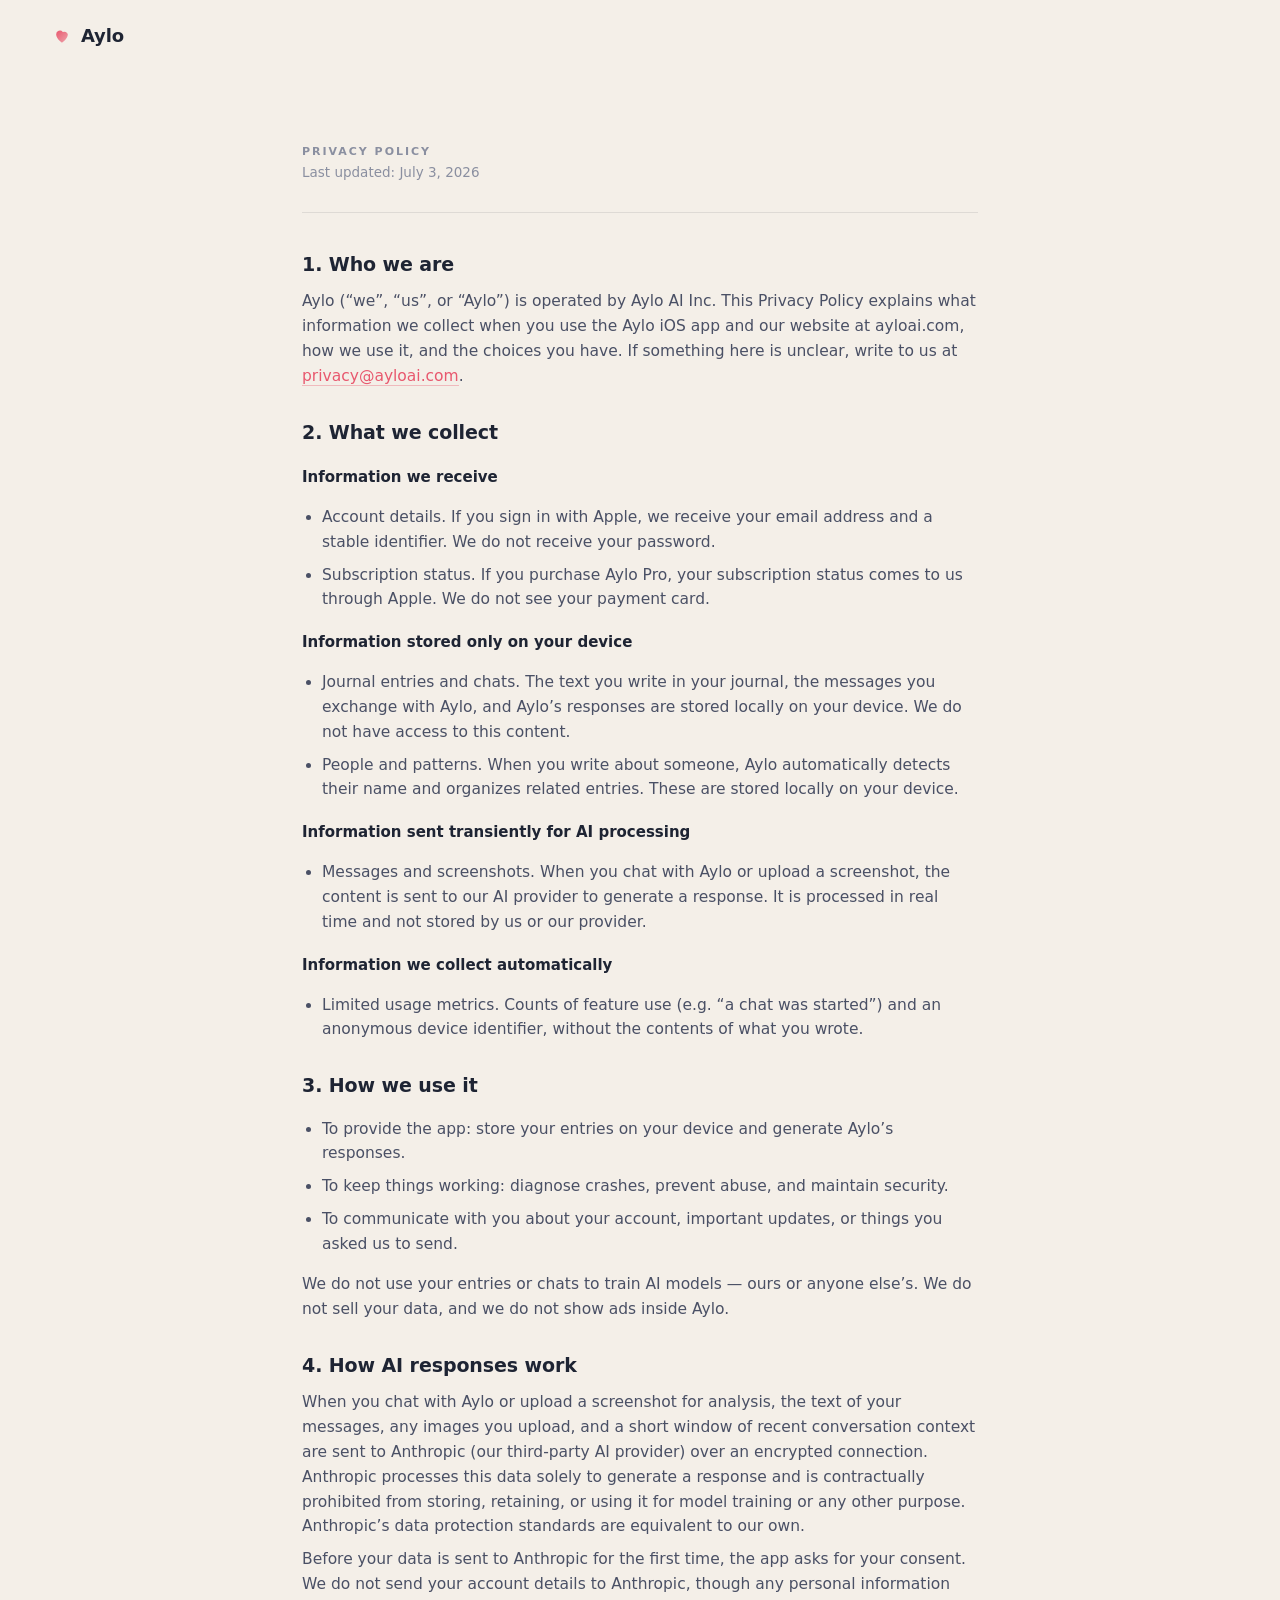
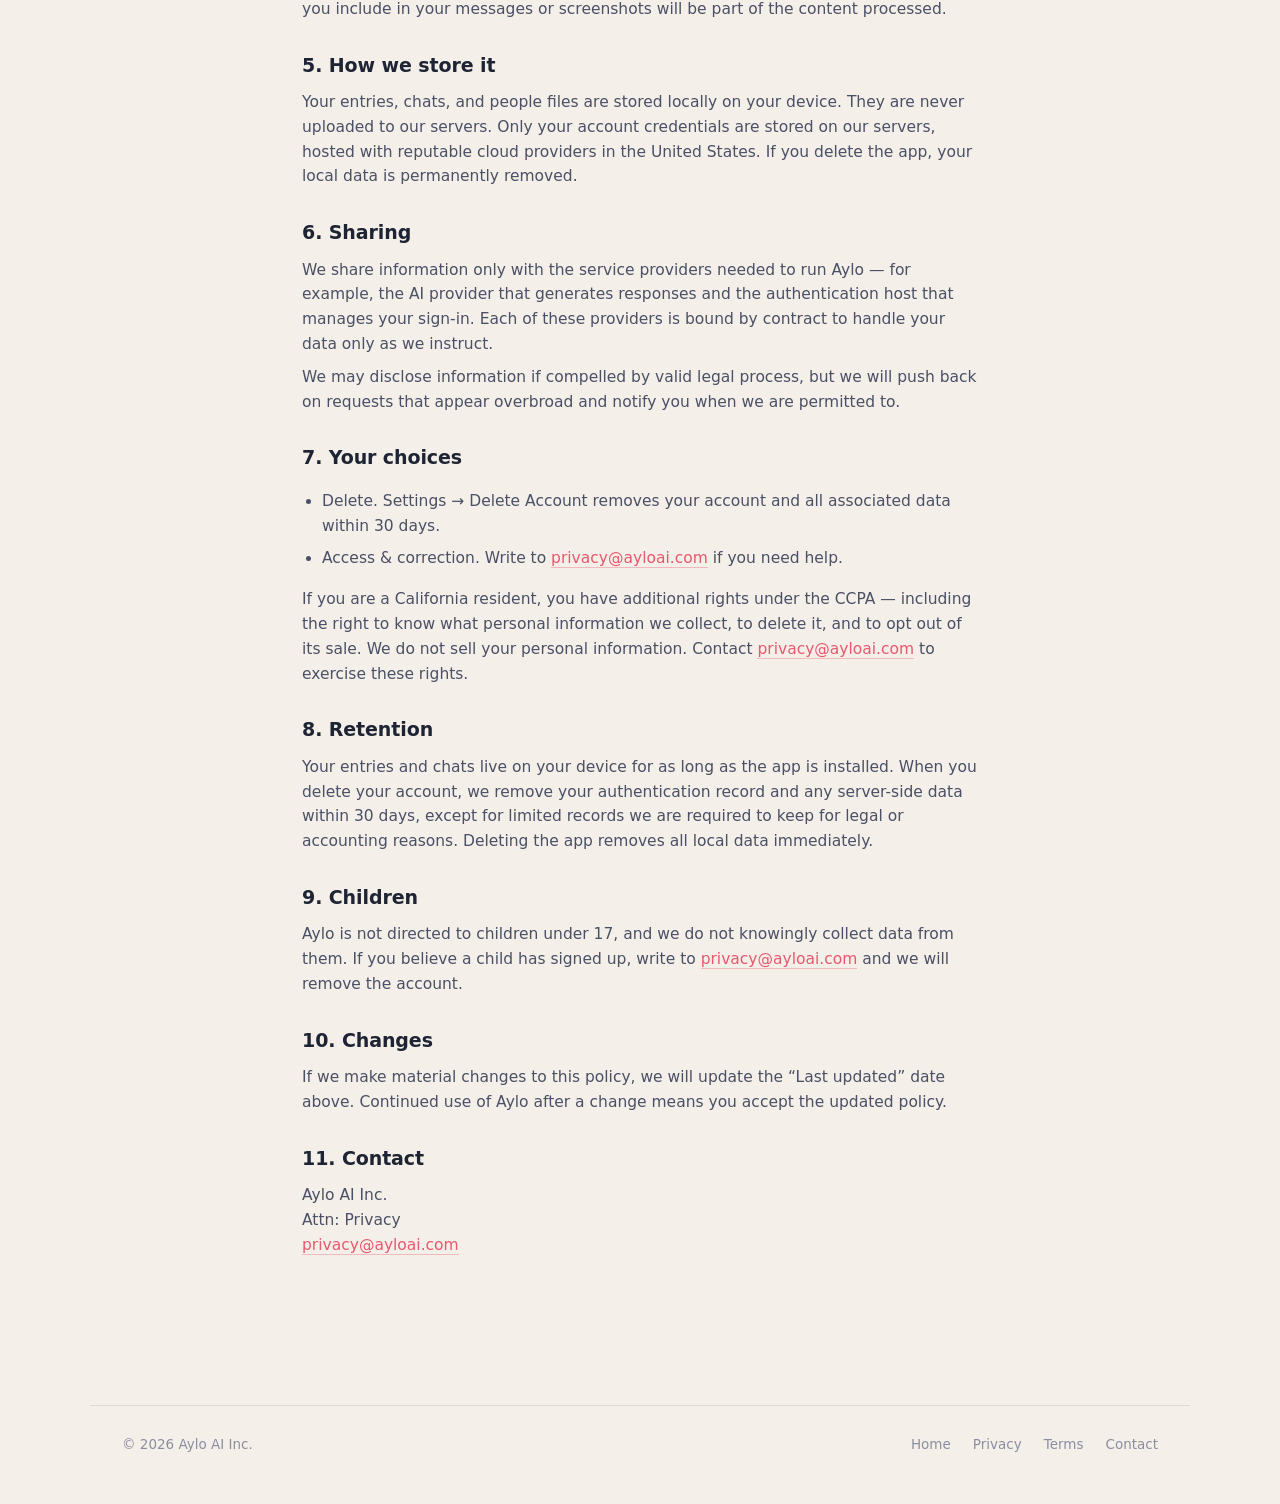
<file: privacy.html>
<!DOCTYPE html>
<html lang="en">
<head>
<meta charset="UTF-8">
<meta name="viewport" content="width=device-width, initial-scale=1.0">
<title>Privacy Policy — Aylo</title>
<link rel="stylesheet" href="legal.css">
</head>
<body>

<nav class="nav">
  <a class="brand" href="index.html">
    <span class="heart" aria-hidden="true">
      <svg width="20" height="20" viewBox="0 0 24 24" fill="none">
        <defs><linearGradient id="h" x1="0" y1="0" x2="1" y2="1"><stop offset="0%" stop-color="currentColor" stop-opacity="1"/><stop offset="100%" stop-color="currentColor" stop-opacity="0.5"/></linearGradient></defs>
        <path fill="url(#h)" d="M12 20s-7-4.5-7-10a4.5 4.5 0 0 1 8-2.8A4.5 4.5 0 0 1 19 10c0 5.5-7 10-7 10z"/>
      </svg>
    </span>
    Aylo
  </a>
  <div class="nav-links"></div>
</nav>

<main class="legal">
  <header class="legal-header">
    <span class="kicker">Privacy Policy</span>
    <p class="effective">Last updated: July 3, 2026</p>
  </header>

  <section>
    <h2>1. Who we are</h2>
    <p>Aylo (&ldquo;we&rdquo;, &ldquo;us&rdquo;, or &ldquo;Aylo&rdquo;) is operated by Aylo AI Inc. This Privacy Policy explains what information we collect when you use the Aylo iOS app and our website at ayloai.com, how we use it, and the choices you have. If something here is unclear, write to us at <a href="mailto:privacy@ayloai.com">privacy@ayloai.com</a>.</p>
  </section>

  <section>
    <h2>2. What we collect</h2>
    <h3>Information we receive</h3>
    <ul>
      <li><strong>Account details.</strong> If you sign in with Apple, we receive your email address and a stable identifier. We do not receive your password.</li>
      <li><strong>Subscription status.</strong> If you purchase Aylo Pro, your subscription status comes to us through Apple. We do not see your payment card.</li>
    </ul>
    <h3>Information stored only on your device</h3>
    <ul>
      <li><strong>Journal entries and chats.</strong> The text you write in your journal, the messages you exchange with Aylo, and Aylo&rsquo;s responses are stored locally on your device. We do not have access to this content.</li>
      <li><strong>People and patterns.</strong> When you write about someone, Aylo automatically detects their name and organizes related entries. These are stored locally on your device.</li>
    </ul>
    <h3>Information sent transiently for AI processing</h3>
    <ul>
      <li><strong>Messages and screenshots.</strong> When you chat with Aylo or upload a screenshot, the content is sent to our AI provider to generate a response. It is processed in real time and not stored by us or our provider.</li>
    </ul>
    <h3>Information we collect automatically</h3>
    <ul>
      <li><strong>Limited usage metrics.</strong> Counts of feature use (e.g. &ldquo;a chat was started&rdquo;) and an anonymous device identifier, without the contents of what you wrote.</li>
    </ul>
  </section>

  <section>
    <h2>3. How we use it</h2>
    <ul>
      <li>To provide the app: store your entries on your device and generate Aylo&rsquo;s responses.</li>
      <li>To keep things working: diagnose crashes, prevent abuse, and maintain security.</li>
      <li>To communicate with you about your account, important updates, or things you asked us to send.</li>
    </ul>
    <p>We do not use your entries or chats to train AI models — ours or anyone else&rsquo;s. We do not sell your data, and we do not show ads inside Aylo.</p>
  </section>

  <section>
    <h2>4. How AI responses work</h2>
    <p>When you chat with Aylo or upload a screenshot for analysis, the text of your messages, any images you upload, and a short window of recent conversation context are sent to Anthropic (our third-party AI provider) over an encrypted connection. Anthropic processes this data solely to generate a response and is contractually prohibited from storing, retaining, or using it for model training or any other purpose. Anthropic&rsquo;s data protection standards are equivalent to our own.</p>
    <p>Before your data is sent to Anthropic for the first time, the app asks for your consent. We do not send your account details to Anthropic, though any personal information you include in your messages or screenshots will be part of the content processed.</p>
  </section>

  <section>
    <h2>5. How we store it</h2>
    <p>Your entries, chats, and people files are stored locally on your device. They are never uploaded to our servers. Only your account credentials are stored on our servers, hosted with reputable cloud providers in the United States. If you delete the app, your local data is permanently removed.</p>
  </section>

  <section>
    <h2>6. Sharing</h2>
    <p>We share information only with the service providers needed to run Aylo — for example, the AI provider that generates responses and the authentication host that manages your sign-in. Each of these providers is bound by contract to handle your data only as we instruct.</p>
    <p>We may disclose information if compelled by valid legal process, but we will push back on requests that appear overbroad and notify you when we are permitted to.</p>
  </section>

  <section>
    <h2>7. Your choices</h2>
    <ul>
      <li><strong>Delete.</strong> Settings &rarr; Delete Account removes your account and all associated data within 30 days.</li>
      <li><strong>Access &amp; correction.</strong> Write to <a href="mailto:privacy@ayloai.com">privacy@ayloai.com</a> if you need help.</li>
    </ul>
    <p>If you are a California resident, you have additional rights under the CCPA — including the right to know what personal information we collect, to delete it, and to opt out of its sale. We do not sell your personal information. Contact <a href="mailto:privacy@ayloai.com">privacy@ayloai.com</a> to exercise these rights.</p>
  </section>

  <section>
    <h2>8. Retention</h2>
    <p>Your entries and chats live on your device for as long as the app is installed. When you delete your account, we remove your authentication record and any server-side data within 30 days, except for limited records we are required to keep for legal or accounting reasons. Deleting the app removes all local data immediately.</p>
  </section>

  <section>
    <h2>9. Children</h2>
    <p>Aylo is not directed to children under 17, and we do not knowingly collect data from them. If you believe a child has signed up, write to <a href="mailto:privacy@ayloai.com">privacy@ayloai.com</a> and we will remove the account.</p>
  </section>

  <section>
    <h2>10. Changes</h2>
    <p>If we make material changes to this policy, we will update the &ldquo;Last updated&rdquo; date above. Continued use of Aylo after a change means you accept the updated policy.</p>
  </section>

  <section>
    <h2>11. Contact</h2>
    <p>Aylo AI Inc.<br>
    Attn: Privacy<br>
    
    
    <a href="mailto:privacy@ayloai.com">privacy@ayloai.com</a></p>
  </section>
</main>

<footer>
  <span class="brand-line">© 2026 Aylo AI Inc.</span>
  <div class="links">
    <a href="index.html">Home</a>
    <a href="privacy.html">Privacy</a>
    <a href="terms.html">Terms</a>
    <a href="mailto:hello@ayloai.com">Contact</a>
  </div>
</footer>

</body>
</html>
</file>
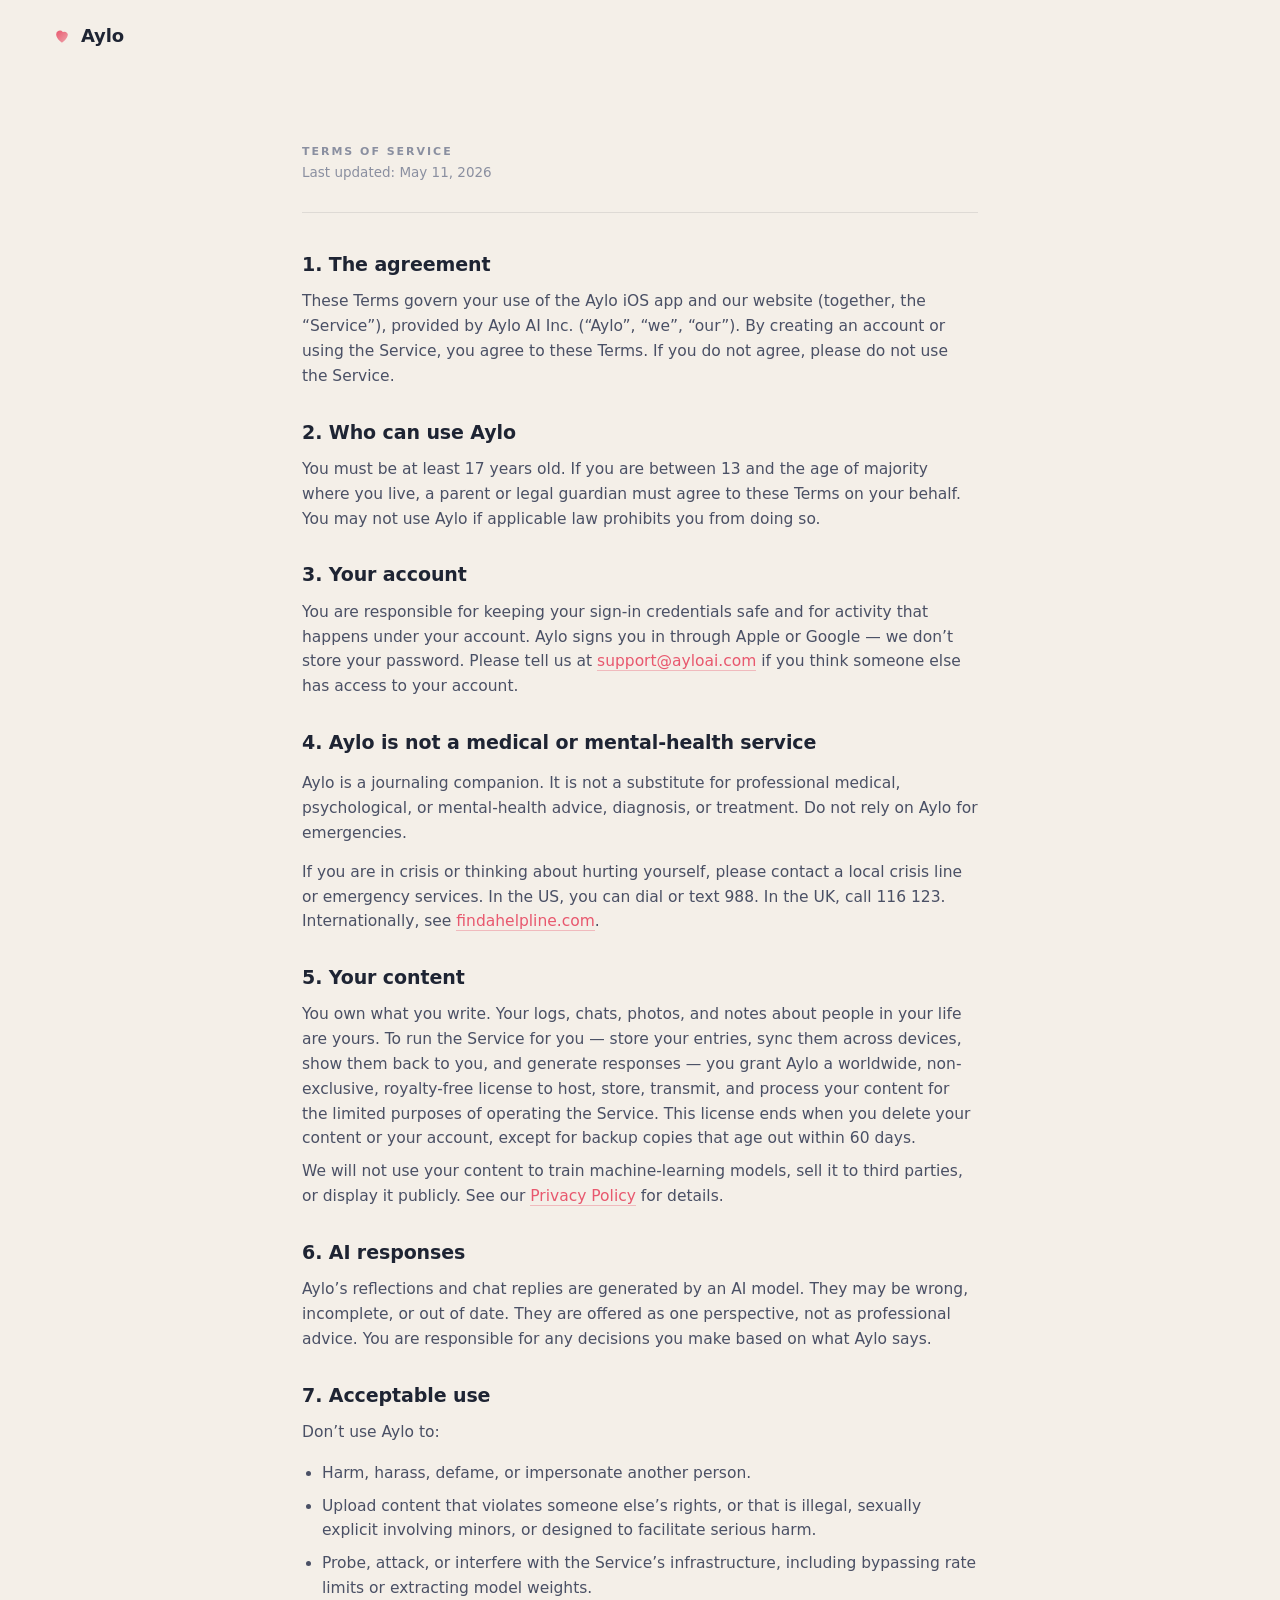
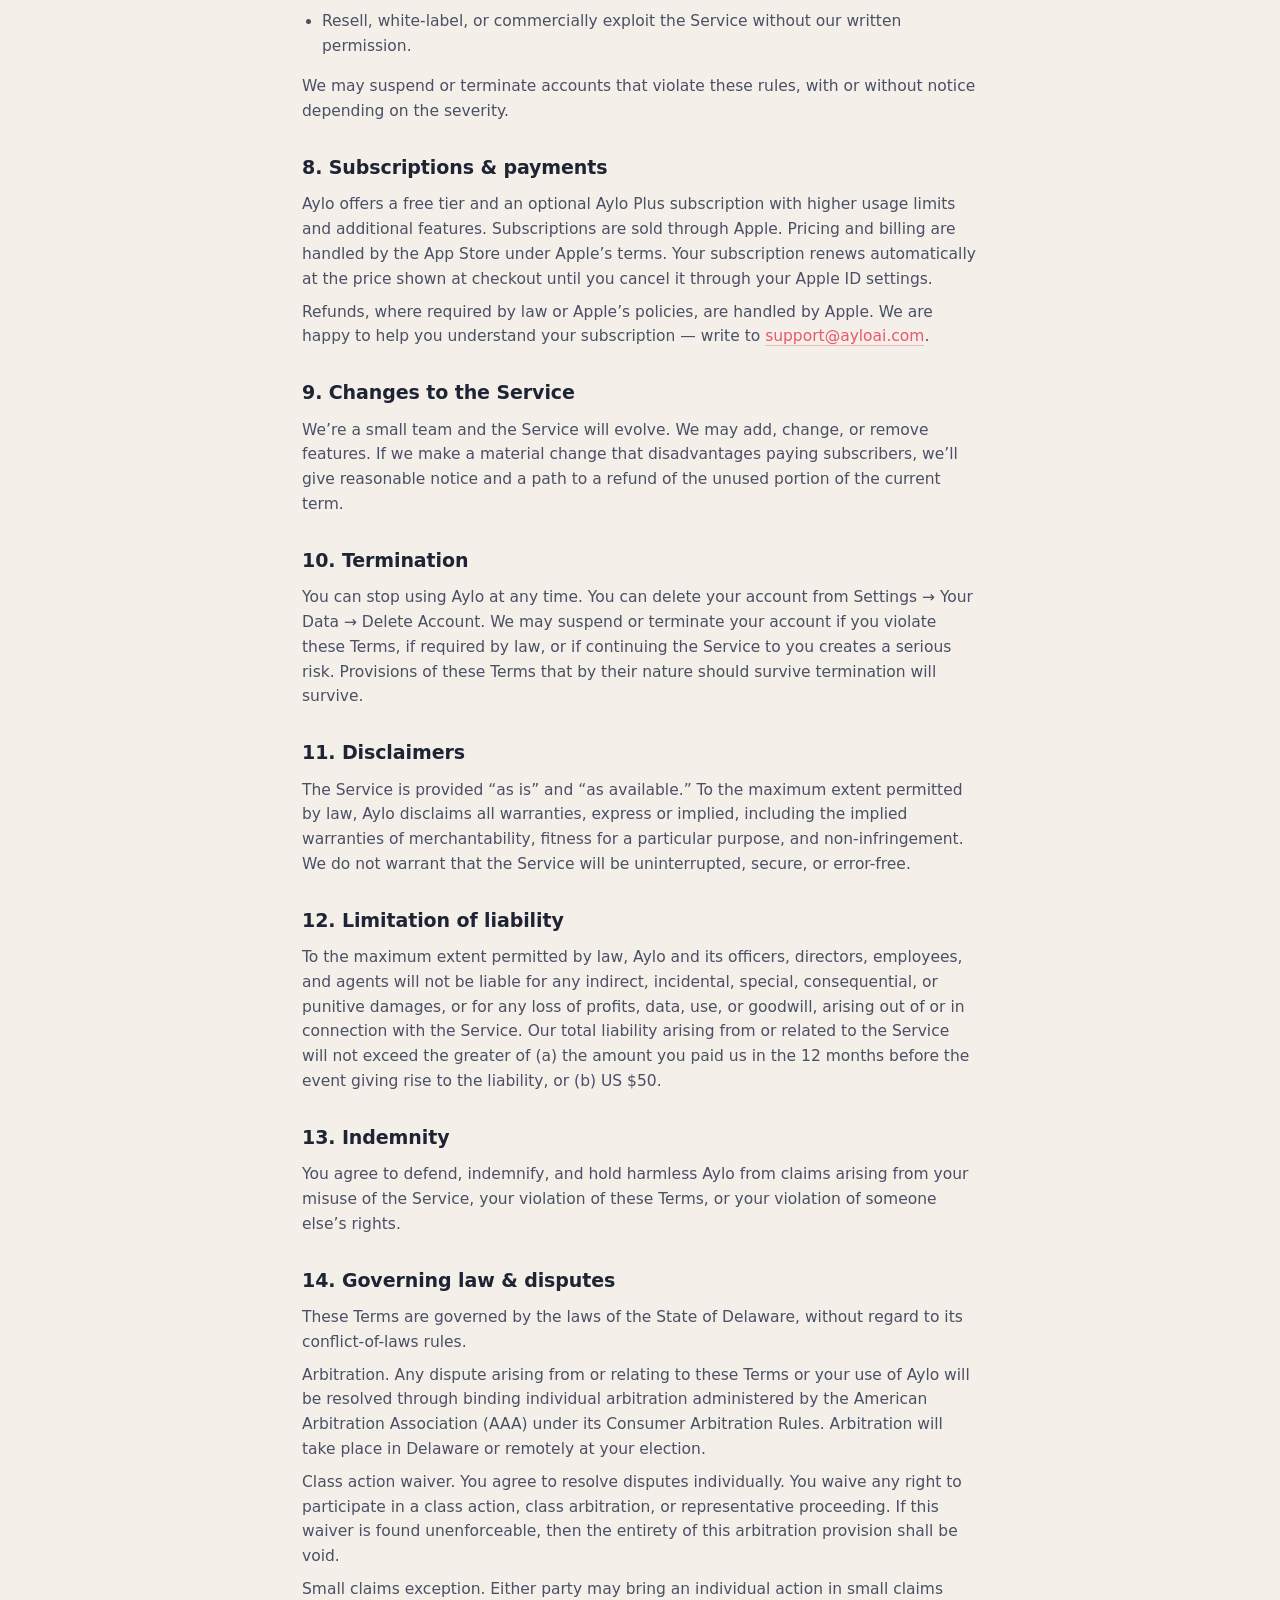
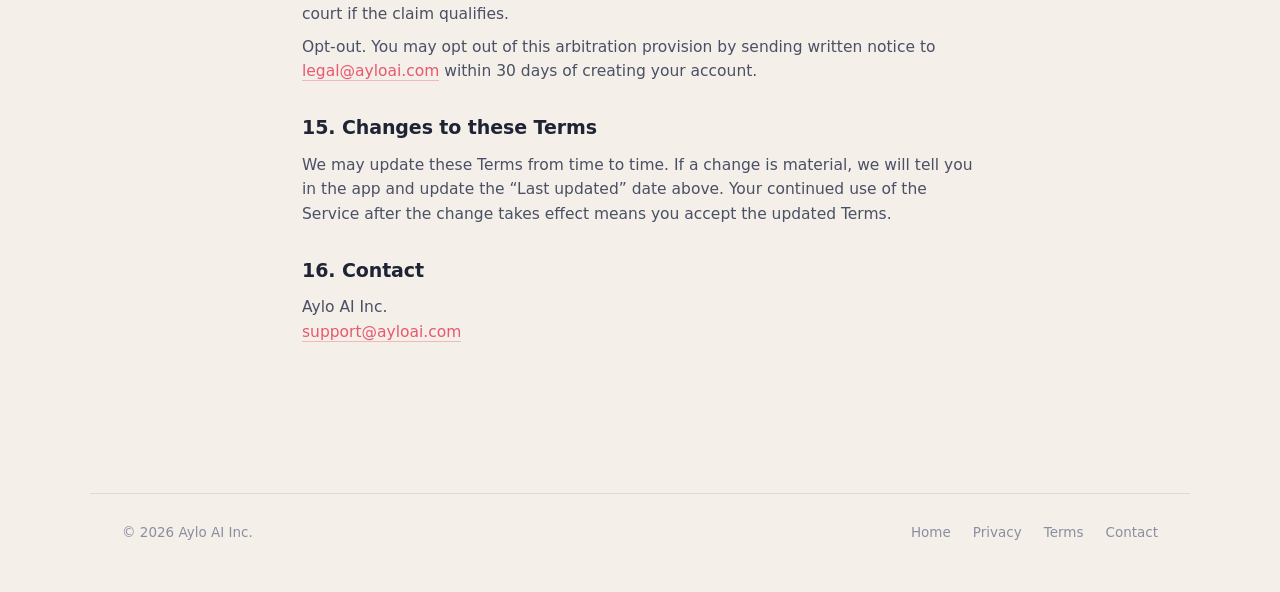
<file: terms.html>
<!DOCTYPE html>
<html lang="en">
<head>
<meta charset="UTF-8">
<meta name="viewport" content="width=device-width, initial-scale=1.0">
<title>Terms of Service — Aylo</title>
<link rel="stylesheet" href="legal.css">
</head>
<body>

<nav class="nav">
  <a class="brand" href="index.html">
    <span class="heart" aria-hidden="true">
      <svg width="20" height="20" viewBox="0 0 24 24" fill="none">
        <defs><linearGradient id="h" x1="0" y1="0" x2="1" y2="1"><stop offset="0%" stop-color="currentColor" stop-opacity="1"/><stop offset="100%" stop-color="currentColor" stop-opacity="0.5"/></linearGradient></defs>
        <path fill="url(#h)" d="M12 20s-7-4.5-7-10a4.5 4.5 0 0 1 8-2.8A4.5 4.5 0 0 1 19 10c0 5.5-7 10-7 10z"/>
      </svg>
    </span>
    Aylo
  </a>
  <div class="nav-links"></div>
</nav>

<main class="legal">
  <header class="legal-header">
    <span class="kicker">Terms of Service</span>
    <p class="effective">Last updated: May 11, 2026</p>
  </header>

  <section>
    <h2>1. The agreement</h2>
    <p>These Terms govern your use of the Aylo iOS app and our website (together, the &ldquo;Service&rdquo;), provided by Aylo AI Inc. (&ldquo;Aylo&rdquo;, &ldquo;we&rdquo;, &ldquo;our&rdquo;). By creating an account or using the Service, you agree to these Terms. If you do not agree, please do not use the Service.</p>
  </section>

  <section>
    <h2>2. Who can use Aylo</h2>
    <p>You must be at least 17 years old. If you are between 13 and the age of majority where you live, a parent or legal guardian must agree to these Terms on your behalf. You may not use Aylo if applicable law prohibits you from doing so.</p>
  </section>

  <section>
    <h2>3. Your account</h2>
    <p>You are responsible for keeping your sign-in credentials safe and for activity that happens under your account. Aylo signs you in through Apple or Google — we don&rsquo;t store your password. Please tell us at <a href="mailto:support@ayloai.com">support@ayloai.com</a> if you think someone else has access to your account.</p>
  </section>

  <section>
    <h2>4. Aylo is not a medical or mental-health service</h2>
    <p class="callout">Aylo is a journaling companion. It is not a substitute for professional medical, psychological, or mental-health advice, diagnosis, or treatment. Do not rely on Aylo for emergencies.</p>
    <p>If you are in crisis or thinking about hurting yourself, please contact a local crisis line or emergency services. In the US, you can dial or text <strong>988</strong>. In the UK, call <strong>116 123</strong>. Internationally, see <a href="https://findahelpline.com">findahelpline.com</a>.</p>
  </section>

  <section>
    <h2>5. Your content</h2>
    <p><strong>You own what you write.</strong> Your logs, chats, photos, and notes about people in your life are yours. To run the Service for you — store your entries, sync them across devices, show them back to you, and generate responses — you grant Aylo a worldwide, non-exclusive, royalty-free license to host, store, transmit, and process your content for the limited purposes of operating the Service. This license ends when you delete your content or your account, except for backup copies that age out within 60 days.</p>
    <p>We will not use your content to train machine-learning models, sell it to third parties, or display it publicly. See our <a href="privacy.html">Privacy Policy</a> for details.</p>
  </section>

  <section>
    <h2>6. AI responses</h2>
    <p>Aylo&rsquo;s reflections and chat replies are generated by an AI model. They may be wrong, incomplete, or out of date. They are offered as one perspective, not as professional advice. You are responsible for any decisions you make based on what Aylo says.</p>
  </section>

  <section>
    <h2>7. Acceptable use</h2>
    <p>Don&rsquo;t use Aylo to:</p>
    <ul>
      <li>Harm, harass, defame, or impersonate another person.</li>
      <li>Upload content that violates someone else&rsquo;s rights, or that is illegal, sexually explicit involving minors, or designed to facilitate serious harm.</li>
      <li>Probe, attack, or interfere with the Service&rsquo;s infrastructure, including bypassing rate limits or extracting model weights.</li>
      <li>Resell, white-label, or commercially exploit the Service without our written permission.</li>
    </ul>
    <p>We may suspend or terminate accounts that violate these rules, with or without notice depending on the severity.</p>
  </section>

  <section>
    <h2>8. Subscriptions &amp; payments</h2>
    <p>Aylo offers a free tier and an optional <strong>Aylo Plus</strong> subscription with higher usage limits and additional features. Subscriptions are sold through Apple. Pricing and billing are handled by the App Store under Apple&rsquo;s terms. Your subscription renews automatically at the price shown at checkout until you cancel it through your Apple ID settings.</p>
    <p>Refunds, where required by law or Apple&rsquo;s policies, are handled by Apple. We are happy to help you understand your subscription — write to <a href="mailto:support@ayloai.com">support@ayloai.com</a>.</p>
  </section>

  <section>
    <h2>9. Changes to the Service</h2>
    <p>We&rsquo;re a small team and the Service will evolve. We may add, change, or remove features. If we make a material change that disadvantages paying subscribers, we&rsquo;ll give reasonable notice and a path to a refund of the unused portion of the current term.</p>
  </section>

  <section>
    <h2>10. Termination</h2>
    <p>You can stop using Aylo at any time. You can delete your account from Settings &rarr; Your Data &rarr; Delete Account. We may suspend or terminate your account if you violate these Terms, if required by law, or if continuing the Service to you creates a serious risk. Provisions of these Terms that by their nature should survive termination will survive.</p>
  </section>

  <section>
    <h2>11. Disclaimers</h2>
    <p>The Service is provided &ldquo;as is&rdquo; and &ldquo;as available.&rdquo; To the maximum extent permitted by law, Aylo disclaims all warranties, express or implied, including the implied warranties of merchantability, fitness for a particular purpose, and non-infringement. We do not warrant that the Service will be uninterrupted, secure, or error-free.</p>
  </section>

  <section>
    <h2>12. Limitation of liability</h2>
    <p>To the maximum extent permitted by law, Aylo and its officers, directors, employees, and agents will not be liable for any indirect, incidental, special, consequential, or punitive damages, or for any loss of profits, data, use, or goodwill, arising out of or in connection with the Service. Our total liability arising from or related to the Service will not exceed the greater of (a) the amount you paid us in the 12 months before the event giving rise to the liability, or (b) US $50.</p>
  </section>

  <section>
    <h2>13. Indemnity</h2>
    <p>You agree to defend, indemnify, and hold harmless Aylo from claims arising from your misuse of the Service, your violation of these Terms, or your violation of someone else&rsquo;s rights.</p>
  </section>

  <section>
    <h2>14. Governing law &amp; disputes</h2>
    <p>These Terms are governed by the laws of the State of Delaware, without regard to its conflict-of-laws rules.</p>
    <p><strong>Arbitration.</strong> Any dispute arising from or relating to these Terms or your use of Aylo will be resolved through binding individual arbitration administered by the American Arbitration Association (AAA) under its Consumer Arbitration Rules. Arbitration will take place in Delaware or remotely at your election.</p>
    <p><strong>Class action waiver.</strong> You agree to resolve disputes individually. You waive any right to participate in a class action, class arbitration, or representative proceeding. If this waiver is found unenforceable, then the entirety of this arbitration provision shall be void.</p>
    <p><strong>Small claims exception.</strong> Either party may bring an individual action in small claims court if the claim qualifies.</p>
    <p><strong>Opt-out.</strong> You may opt out of this arbitration provision by sending written notice to <a href="mailto:legal@ayloai.com">legal@ayloai.com</a> within 30 days of creating your account.</p>
  </section>

  <section>
    <h2>15. Changes to these Terms</h2>
    <p>We may update these Terms from time to time. If a change is material, we will tell you in the app and update the &ldquo;Last updated&rdquo; date above. Your continued use of the Service after the change takes effect means you accept the updated Terms.</p>
  </section>

  <section>
    <h2>16. Contact</h2>
    <p>Aylo AI Inc.<br>
    
    
    <a href="mailto:support@ayloai.com">support@ayloai.com</a></p>
  </section>
</main>

<footer>
  <span class="brand-line">© 2026 Aylo AI Inc.</span>
  <div class="links">
    <a href="index.html">Home</a>
    <a href="privacy.html">Privacy</a>
    <a href="terms.html">Terms</a>
    <a href="mailto:hello@ayloai.com">Contact</a>
  </div>
</footer>

</body>
</html>
</file>
<file: legal.css>
/* Shared styling for privacy + terms */
:root {
  --bg: #F4EFE8;
  --bg-soft: #EFE8DE;
  --ink: #1E2433;
  --ink-mid: #4A5065;
  --ink-soft: #8A8FA0;
  --line: rgba(30,36,51,0.10);
  --card: #FFFFFF;
  --accent: #E8586E;
  --accent-soft: #FCE4E8;
}
*, *::before, *::after { box-sizing: border-box; }
html, body { margin: 0; padding: 0; }
body {
  font-family: "SF Pro Display", -apple-system, BlinkMacSystemFont, system-ui, "Segoe UI", sans-serif;
  background: var(--bg);
  color: var(--ink);
  -webkit-font-smoothing: antialiased;
  line-height: 1.6;
}
a { color: inherit; text-decoration: none; }

.nav {
  display: flex; align-items: center; justify-content: space-between;
  padding: 22px 32px;
  max-width: 1240px; margin: 0 auto;
}
.brand { display: inline-flex; align-items: center; gap: 9px; font-weight: 600; font-size: 18px; letter-spacing: -0.01em; }
.brand .heart { color: var(--accent); display: inline-flex; }
.nav-links { display: flex; gap: 26px; font-size: 14.5px; color: var(--ink-mid); }
.nav-links a:hover { color: var(--ink); }
.nav-links a.active { color: var(--ink); font-weight: 500; }

.legal {
  max-width: 740px; margin: 0 auto;
  padding: 32px 32px 80px;
}
.legal-header { padding: 32px 0 28px; border-bottom: 1px solid var(--line); margin-bottom: 36px; }
.legal-header .kicker {
  font-size: 11px; font-weight: 700; letter-spacing: 0.18em;
  text-transform: uppercase; color: var(--ink-soft);
}
.legal-header h1 {
  font-size: clamp(36px, 5vw, 56px);
  line-height: 1.02;
  letter-spacing: -0.03em;
  font-weight: 500;
  margin: 12px 0 14px;
}
.legal-header h1 em {
  font-style: normal;
}
.legal-header .effective {
  font-size: 13.5px; color: var(--ink-soft); margin: 0;
}

.tldr {
  margin-bottom: 40px;
}
.tldr-label {
  display: none;
}
.tldr ul { margin: 0; padding-left: 20px; }
.tldr li { font-size: 15.5px; margin: 6px 0; color: var(--ink-mid); }

.legal section { margin-bottom: 28px; }
.legal h2 {
  font-size: 19px; font-weight: 600; letter-spacing: -0.005em;
  margin: 28px 0 10px; color: var(--ink);
}
.legal h3 {
  font-size: 15px; font-weight: 600;
  margin: 18px 0 4px; color: var(--ink);
}
.legal p, .legal li {
  font-size: 15.5px; color: var(--ink-mid); margin: 8px 0;
}
.legal ul { padding-left: 20px; }
.legal a:not(.brand) {
  color: var(--accent);
  border-bottom: 1px solid rgba(232,88,110,0.35);
}
.legal a:not(.brand):hover { border-bottom-color: var(--accent); }
.legal strong { color: var(--ink-mid); font-weight: 400; }

.legal .callout {
  padding: 0;
  margin: 14px 0;
  font-size: 15.5px;
  color: var(--ink-mid);
}

footer {
  max-width: 1100px; margin: 40px auto 0;
  padding: 28px 32px 48px;
  border-top: 1px solid var(--line);
  display: flex; justify-content: space-between; align-items: center;
  flex-wrap: wrap; gap: 18px;
  font-size: 13.5px; color: var(--ink-soft);
}
footer .links { display: flex; gap: 22px; }
footer .links a:hover { color: var(--ink); }

@media (max-width: 720px) {
  .nav { padding: 18px 22px; }
  .nav-links { gap: 16px; }
  .legal { padding: 16px 22px 56px; }
  footer { padding: 24px 22px 36px; }
}
</file>
